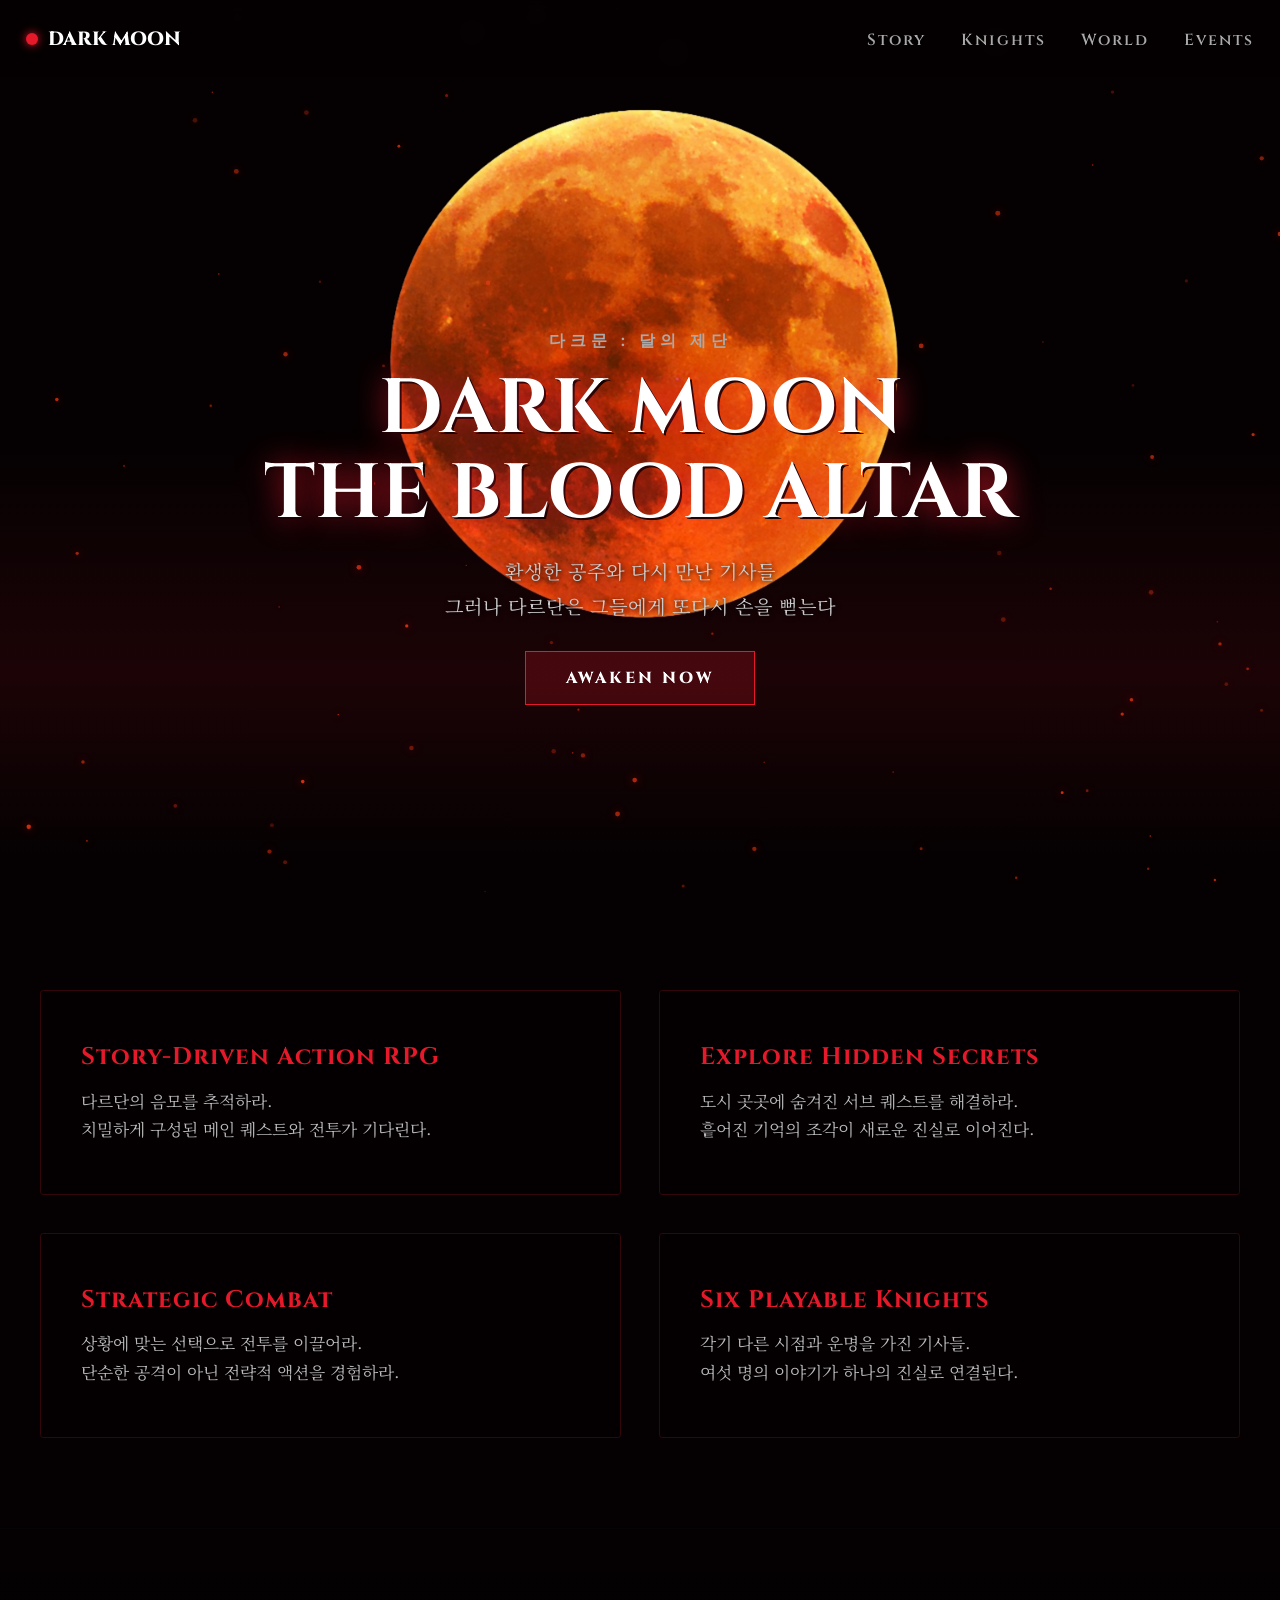
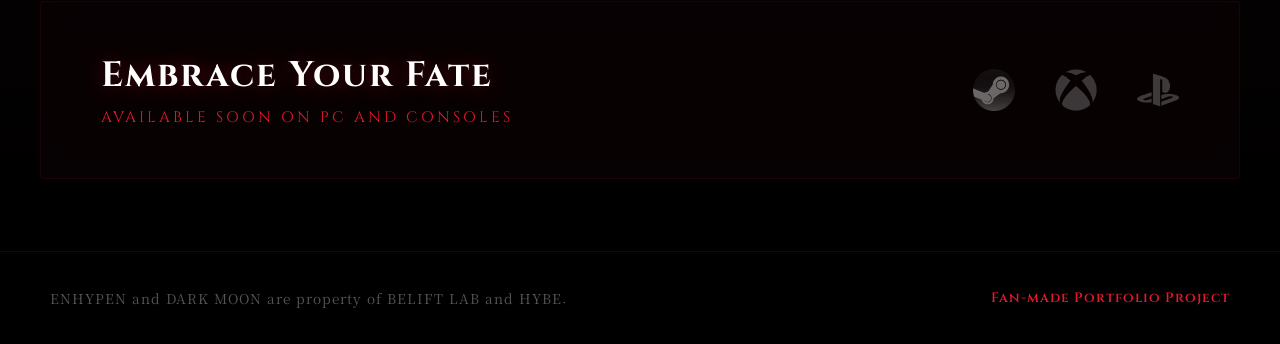
<file: index.html>
<!DOCTYPE html>
<html lang="ko">
<head>
  <meta charset="UTF-8">
  <meta name="viewport" content="width=device-width, initial-scale=1.0">
  <title>DARK MOON | Official Game Site</title>
  
  <!-- OpenGraph & Kakao Talk Share Meta Tags -->
  <meta property="og:title" content="DARK MOON | The Blood Altar">
  <meta property="og:description" content="환생한 공주와 다시 만난 기사들. 다르단의 음모를 추적하고 미스터리를 풀어라.">
  <meta property="og:image" content="https://strawberryfreckle.github.io/darkmoon.thebloodaltar/images/footer.jpg">
  <meta property="og:url" content="https://strawberryfreckle.github.io/darkmoon.thebloodaltar/">
  <meta property="og:type" content="website">
  <meta property="og:site_name" content="DARK MOON">
  
  <!-- Kakao Talk Specific -->
  <meta property="kakao:title" content="DARK MOON | The Blood Altar">
  <meta property="kakao:description" content="환생한 공주와 다시 만난 기사들. 다르단의 음모를 추적하고 미스터리를 풀어라.">
  <meta property="kakao:image" content="https://strawberryfreckle.github.io/darkmoon.thebloodaltar/images/footer.jpg">
  
  <!-- Twitter Card -->
  <meta name="twitter:card" content="summary_large_image">
  <meta name="twitter:title" content="DARK MOON | The Blood Altar">
  <meta name="twitter:description" content="환생한 공주와 다시 만난 기사들. 다르단의 음모를 추적하고 미스터리를 풀어라.">
  <meta name="twitter:image" content="https://strawberryfreckle.github.io/darkmoon.thebloodaltar/images/footer.jpg">
  
  <link rel="stylesheet" href="style.css">
  <link href="https://fonts.googleapis.com/css2?family=Cinzel:wght@600;800&family=Noto+Serif+KR:wght@400;700&display=swap" rel="stylesheet">
  <link rel="icon" type="image/png" href="images/favicon.png">
</head>
<body>

  <header class="site-header">
    <a class="brand" href="#hero">
      <span class="brand-mark"></span>
      DARK MOON
    </a>
<nav class="site-nav">
  <a href="story.html">Story</a> 
  <a href="knights.html">Knights</a>
  <a href="world.html">World</a>
  <a href="event.html">Events</a>
</nav>
  </header>

  <section id="hero" class="hero-section">
    <div class="moon-wrapper">
      <img src="images/moon.png" alt="Blood Moon" class="blood-moon">
    </div>
    
    <canvas id="ash-canvas"></canvas>
    
    <div class="fog-overlay"></div>

    <div class="hero-content">
      <p class="eyebrow">다크문 : 달의 제단</p>
      <h1 class="hero-title">DARK MOON<br>THE BLOOD ALTAR</h1>
      <p class="hero-copy">
        환생한 공주와 다시 만난 기사들<br>
        그러나 다르단은 그들에게 또다시 손을 뻗는다
      </p>
      <a class="button primary" href="#features">AWAKEN NOW</a>
    </div>
  </section>

  <section id="features" class="features-section">
    <div class="section-container">
      <div class="feature-grid">
        
        <article class="feature-card">
          <h3>Story-Driven Action RPG</h3>
          <p>다르단의 음모를 추적하라.<br>치밀하게 구성된 메인 퀘스트와 전투가 기다린다.</p>
        </article>

        <article class="feature-card">
          <h3>Explore Hidden Secrets</h3>
          <p>도시 곳곳에 숨겨진 서브 퀘스트를 해결하라.<br>흩어진 기억의 조각이 새로운 진실로 이어진다.</p>
        </article>

        <article class="feature-card">
          <h3>Strategic Combat</h3>
          <p>상황에 맞는 선택으로 전투를 이끌어라.<br>단순한 공격이 아닌 전략적 액션을 경험하라.</p>
        </article>

        <article class="feature-card">
          <h3>Six Playable Knights</h3>
          <p>각기 다른 시점과 운명을 가진 기사들.<br>여섯 명의 이야기가 하나의 진실로 연결된다.</p>
        </article>

      </div>
    </div>
  </section>

  <section id="game-info" class="game-info-section">
    <div class="info-container">
      <div class="info-text">
        <h2>Embrace Your Fate</h2>
        <p>Available Soon on PC and Consoles</p>
      </div>
      <div class="platform-icons">
        <img src="images/steam.png" alt="Steam">
        <img src="images/xbox.png" alt="Xbox">
        <img src="images/playstation.webp" alt="PlayStation">
      </div>
    </div>
  </section>

  <footer class="site-footer">
    <p class="footer-copy">ENHYPEN and DARK MOON are property of BELIFT LAB and HYBE.</p>
    <p class="footer-notice">Fan-made Portfolio Project</p>
  </footer>

  <script src="script.js"></script> 
</body>
</html>
</file>
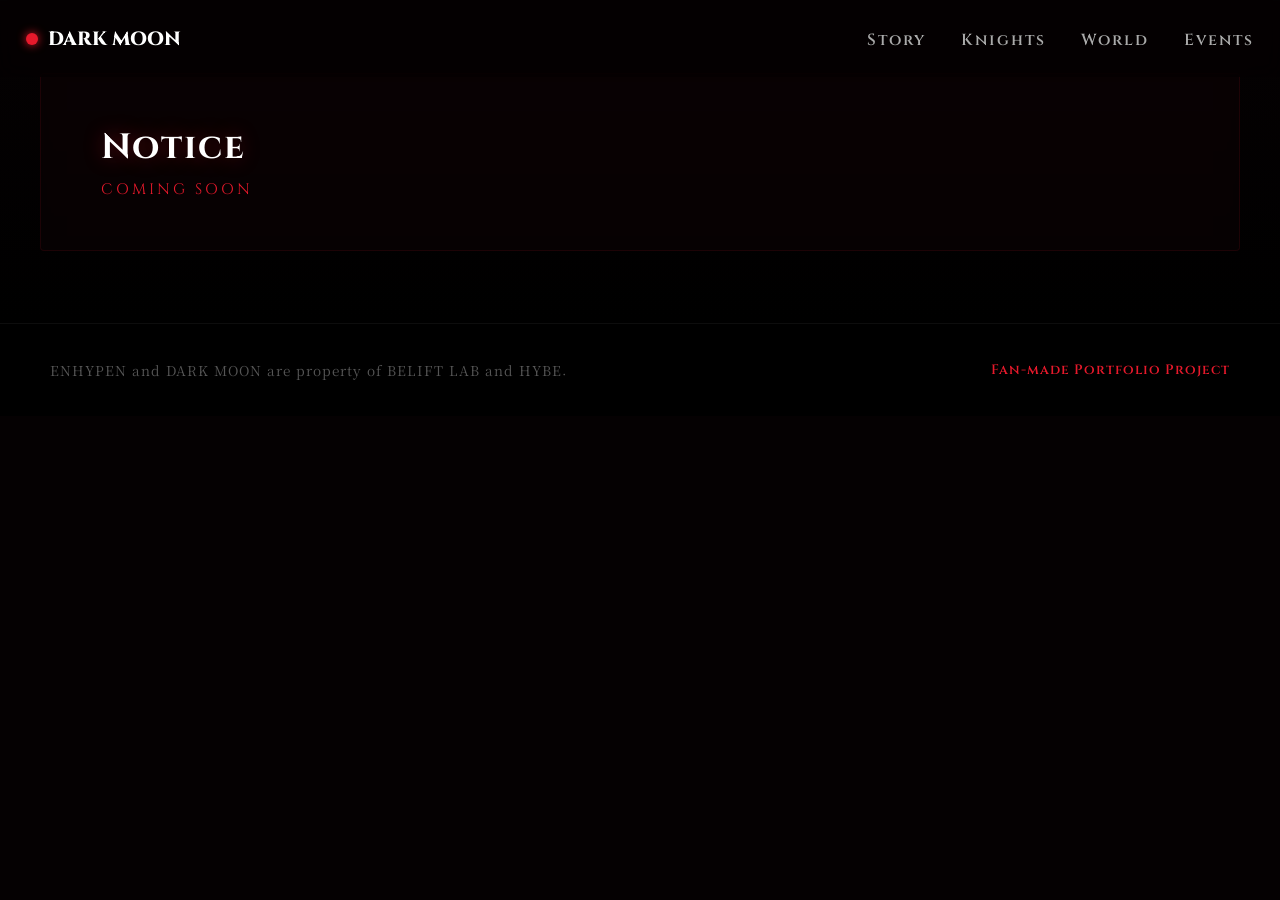
<file: event.html>
<!DOCTYPE html>
<html lang="ko">
<head>
  <meta charset="UTF-8">
  <meta name="viewport" content="width=device-width, initial-scale=1.0">
  <title>Events | DARK MOON</title>
  <link rel="stylesheet" href="style.css">
  <link href="https://fonts.googleapis.com/css2?family=Cinzel:wght@600;800&family=Noto+Serif+KR:wght@400;700&display=swap" rel="stylesheet">
  <link rel="icon" type="image/png" href="images/favicon.png">
</head>
<body>

  <header class="site-header">
    <a class="brand" href="index.html">
      <span class="brand-mark"></span>
      DARK MOON
    </a>
    <nav class="site-nav">
      <a href="story.html">Story</a>
      <a href="knights.html">Knights</a>
      <a href="world.html">World</a>
      <a href="event.html">Events</a>
    </nav>
  </header>

  <main>
    <section id="events" class="game-info-section">
      <div class="info-container">
        <div class="info-text">
          <h2>Notice</h2>
          <p>Coming Soon</p>
        </div>
      </div>
    </section>
  </main>

  <footer class="site-footer">
    <p class="footer-copy">ENHYPEN and DARK MOON are property of BELIFT LAB and HYBE.</p>
    <p class="footer-notice">Fan-made Portfolio Project</p>
  </footer>

  <script src="script.js"></script>
</body>
</html>
</file>
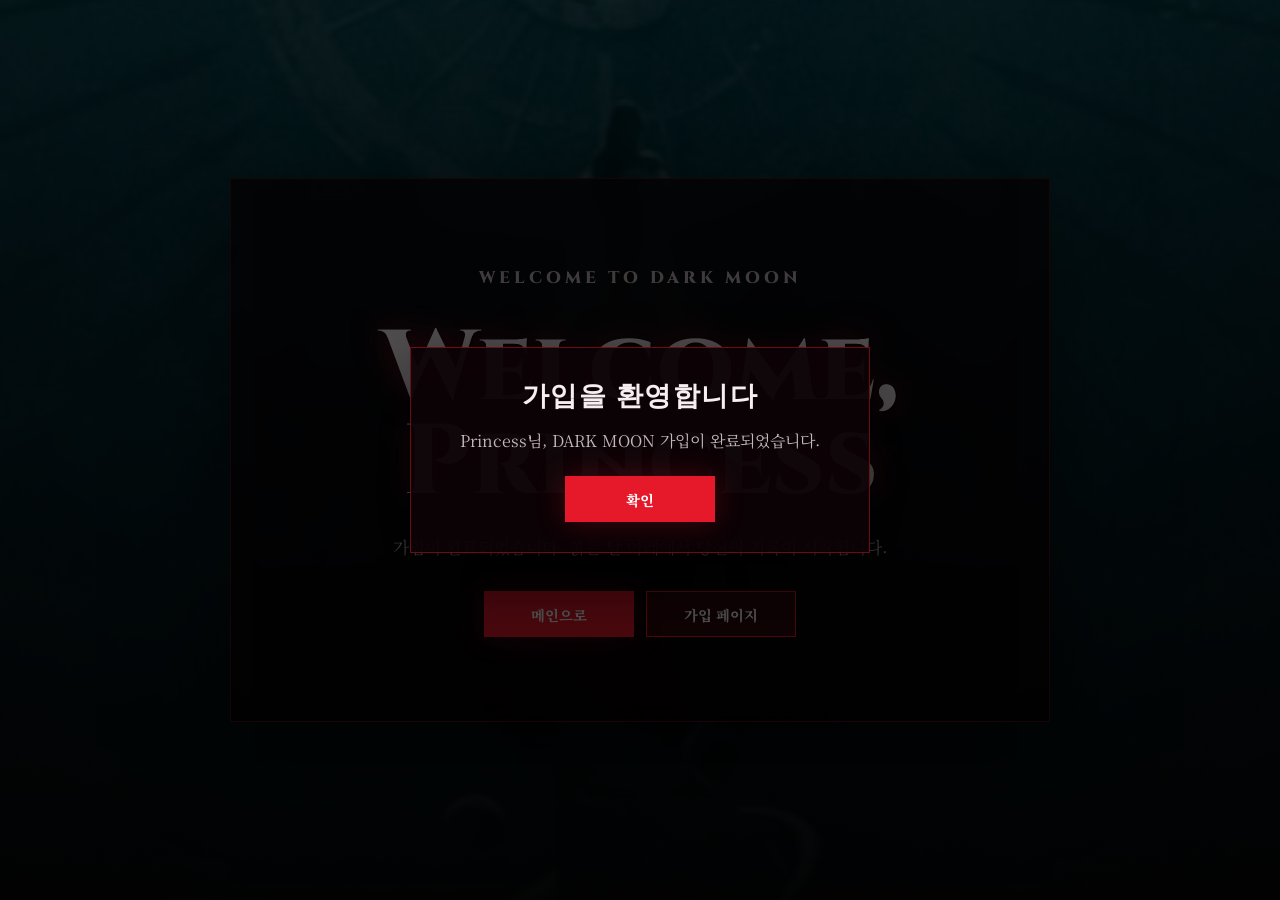
<file: princess-welcome.html>
<!DOCTYPE html>
<html lang="ko">
<head>
  <meta charset="UTF-8">
  <meta name="viewport" content="width=device-width, initial-scale=1.0">
  <title>DARK MOON | Welcome Princess</title>
  <link href="https://fonts.googleapis.com/css2?family=Cinzel:wght@600;800&family=Noto+Serif+KR:wght@400;600;700&display=swap" rel="stylesheet">
  <style>
    :root {
      --blood-red: #e6192b;
      --text: #f6eef1;
      --muted: #c5b8bc;
      --line: rgba(230, 25, 43, 0.3);
      --gold: #d8b56d;
    }

    * { box-sizing: border-box; }

    body {
      margin: 0;
      min-height: 100vh;
      color: var(--text);
      font-family: "Noto Serif KR", serif;
      background:
        linear-gradient(rgba(5, 1, 2, 0.56), rgba(5, 1, 2, 0.94)),
        url("images/princess.jpg") center / cover fixed no-repeat;
      display: grid;
      place-items: center;
      padding: 24px;
    }

    .welcome {
      width: min(820px, 100%);
      text-align: center;
      padding: clamp(46px, 8vw, 84px) clamp(22px, 5vw, 62px);
      border: 1px solid var(--line);
      background: rgba(8, 2, 5, 0.78);
      backdrop-filter: blur(14px);
      box-shadow: 0 28px 90px rgba(0, 0, 0, 0.55);
    }

    .eyebrow {
      margin: 0 0 12px;
      color: var(--gold);
      font: 800 0.88rem "Cinzel", serif;
      letter-spacing: 4px;
      text-transform: uppercase;
    }

    h1 {
      margin: 0 0 22px;
      font: 800 clamp(2.8rem, 8vw, 6.2rem) / 0.95 "Cinzel", serif;
      text-shadow: 0 0 32px rgba(230, 25, 43, 0.55), 2px 2px 0 #000;
    }

    .welcome p {
      margin: 0 auto 28px;
      max-width: 560px;
      color: var(--muted);
      line-height: 1.85;
      font-size: 1.05rem;
    }

    .button-row {
      display: flex;
      justify-content: center;
      gap: 12px;
      flex-wrap: wrap;
    }

    a,
    button {
      min-width: 150px;
      min-height: 46px;
      display: inline-flex;
      align-items: center;
      justify-content: center;
      border: 1px solid var(--blood-red);
      color: #fff;
      background: rgba(230, 25, 43, 0.18);
      text-decoration: none;
      font: 800 0.9rem "Noto Serif KR", serif;
      cursor: pointer;
    }

    .primary {
      background: var(--blood-red);
      box-shadow: 0 0 28px rgba(230, 25, 43, 0.25);
    }

    .modal {
      position: fixed;
      inset: 0;
      display: grid;
      place-items: center;
      padding: 20px;
      background: rgba(0, 0, 0, 0.68);
      opacity: 0;
      pointer-events: none;
      transition: opacity 0.25s ease;
    }

    .modal.show {
      opacity: 1;
      pointer-events: auto;
    }

    .modal-box {
      width: min(460px, 100%);
      border: 1px solid rgba(230, 25, 43, 0.45);
      background: rgba(12, 3, 6, 0.94);
      box-shadow: 0 26px 80px rgba(0, 0, 0, 0.6);
      padding: 30px;
      text-align: center;
    }

    .modal-box h2 {
      margin: 0 0 12px;
      font: 800 1.7rem "Cinzel", serif;
      letter-spacing: 1.5px;
    }

    .modal-box p {
      margin: 0 0 22px;
      color: var(--muted);
      line-height: 1.7;
    }
  </style>
</head>
<body>
  <main class="welcome">
    <p class="eyebrow">Welcome To Dark Moon</p>
    <h1 id="hero-title">Welcome,<br>Princess</h1>
    <p>가입이 완료되었습니다. 붉은 달 아래에서 당신의 기록이 시작됩니다.</p>
    <div class="button-row">
      <a class="primary" href="index.html">메인으로</a>
      <a href="princess.html">가입 페이지</a>
    </div>
  </main>

  <div class="modal" id="welcome-modal" role="dialog" aria-modal="true" aria-labelledby="modal-title">
    <div class="modal-box">
      <h2 id="modal-title">가입을 환영합니다</h2>
      <p id="modal-copy">DARK MOON 계정 등록이 완료되었습니다.</p>
      <button class="primary" id="close-modal" type="button">확인</button>
    </div>
  </div>

  <script>
    const params = new URLSearchParams(window.location.search);
    const username = params.get("username") || sessionStorage.getItem("princessUsername") || "Princess";
    const modal = document.getElementById("welcome-modal");

    document.getElementById("hero-title").innerHTML = `Welcome,<br>${escapeHtml(username)}`;
    document.getElementById("modal-copy").textContent = `${username}님, DARK MOON 가입이 완료되었습니다.`;

    function escapeHtml(value) {
      return value.replace(/[&<>"']/g, (char) => ({
        "&": "&amp;",
        "<": "&lt;",
        ">": "&gt;",
        "\"": "&quot;",
        "'": "&#039;"
      }[char]));
    }

    window.addEventListener("load", () => {
      modal.classList.add("show");
    });

    document.getElementById("close-modal").addEventListener("click", () => {
      modal.classList.remove("show");
    });
  </script>
</body>
</html>
</file>
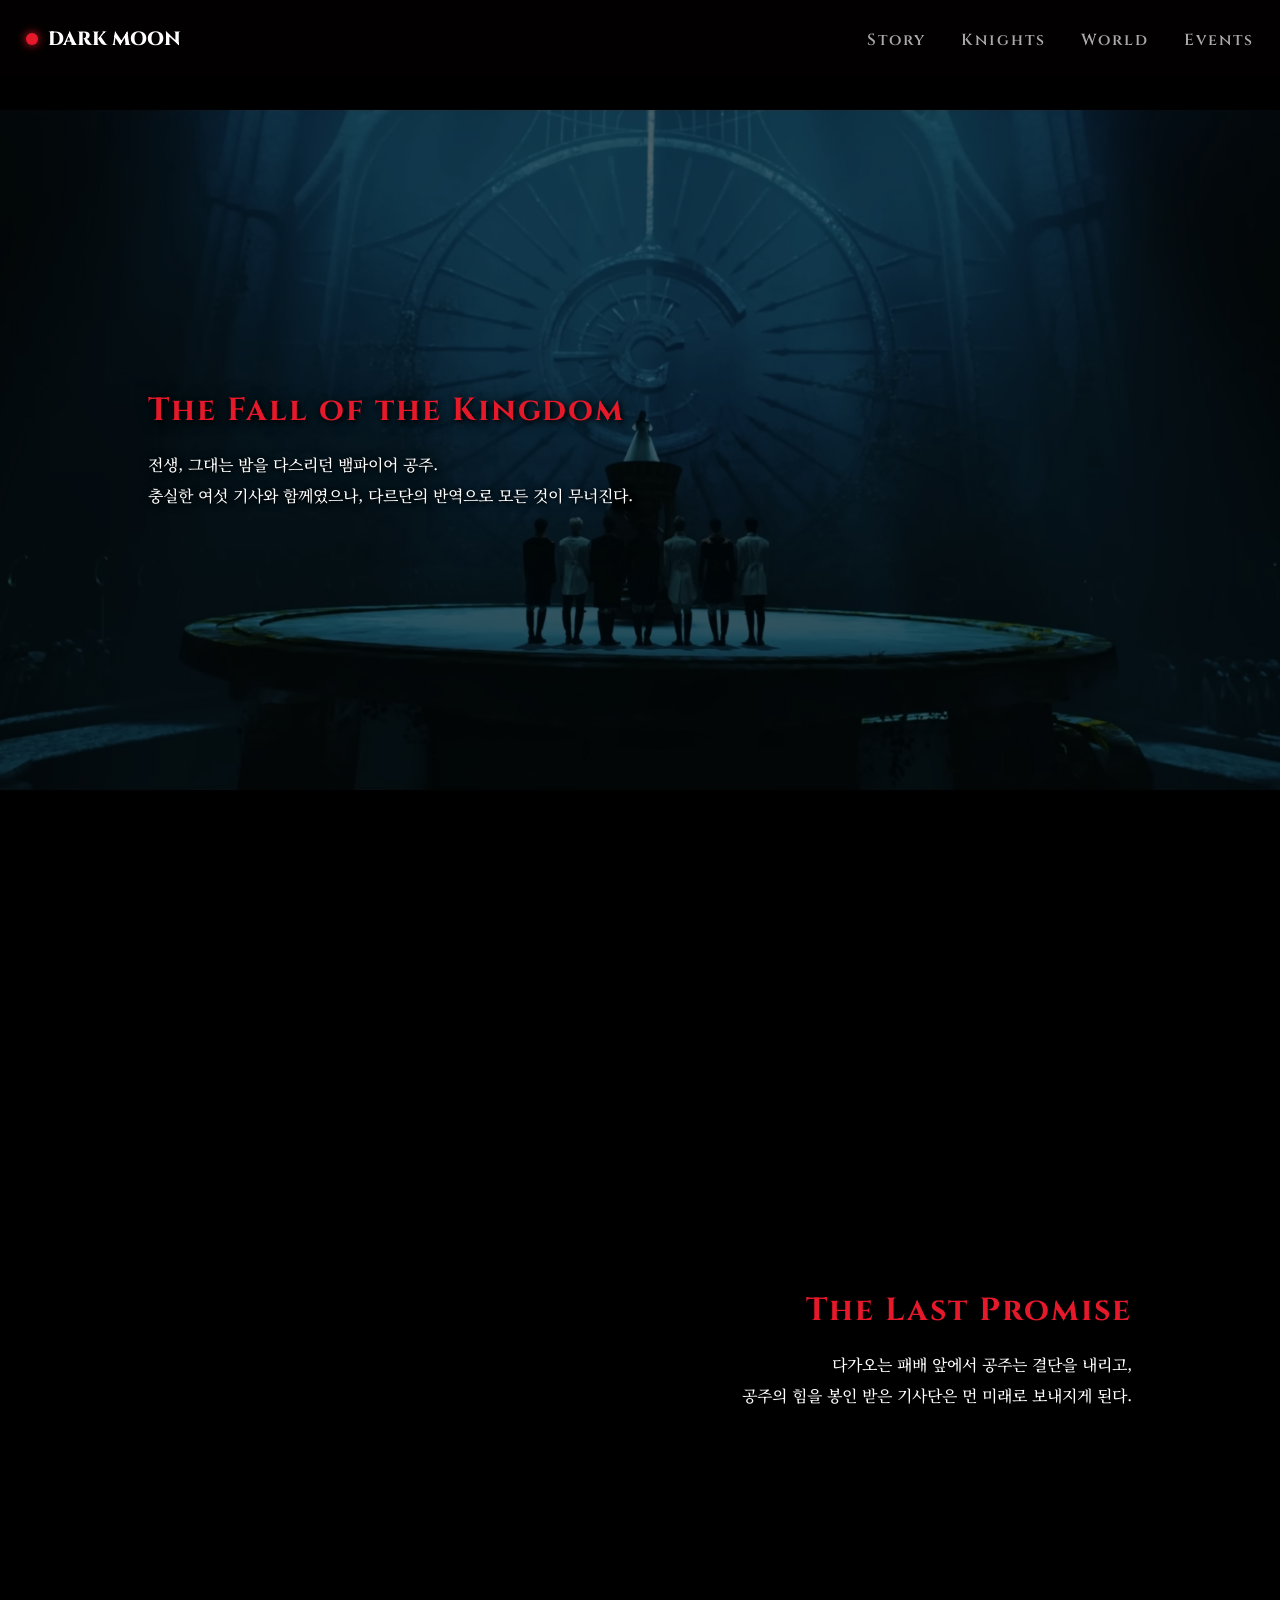
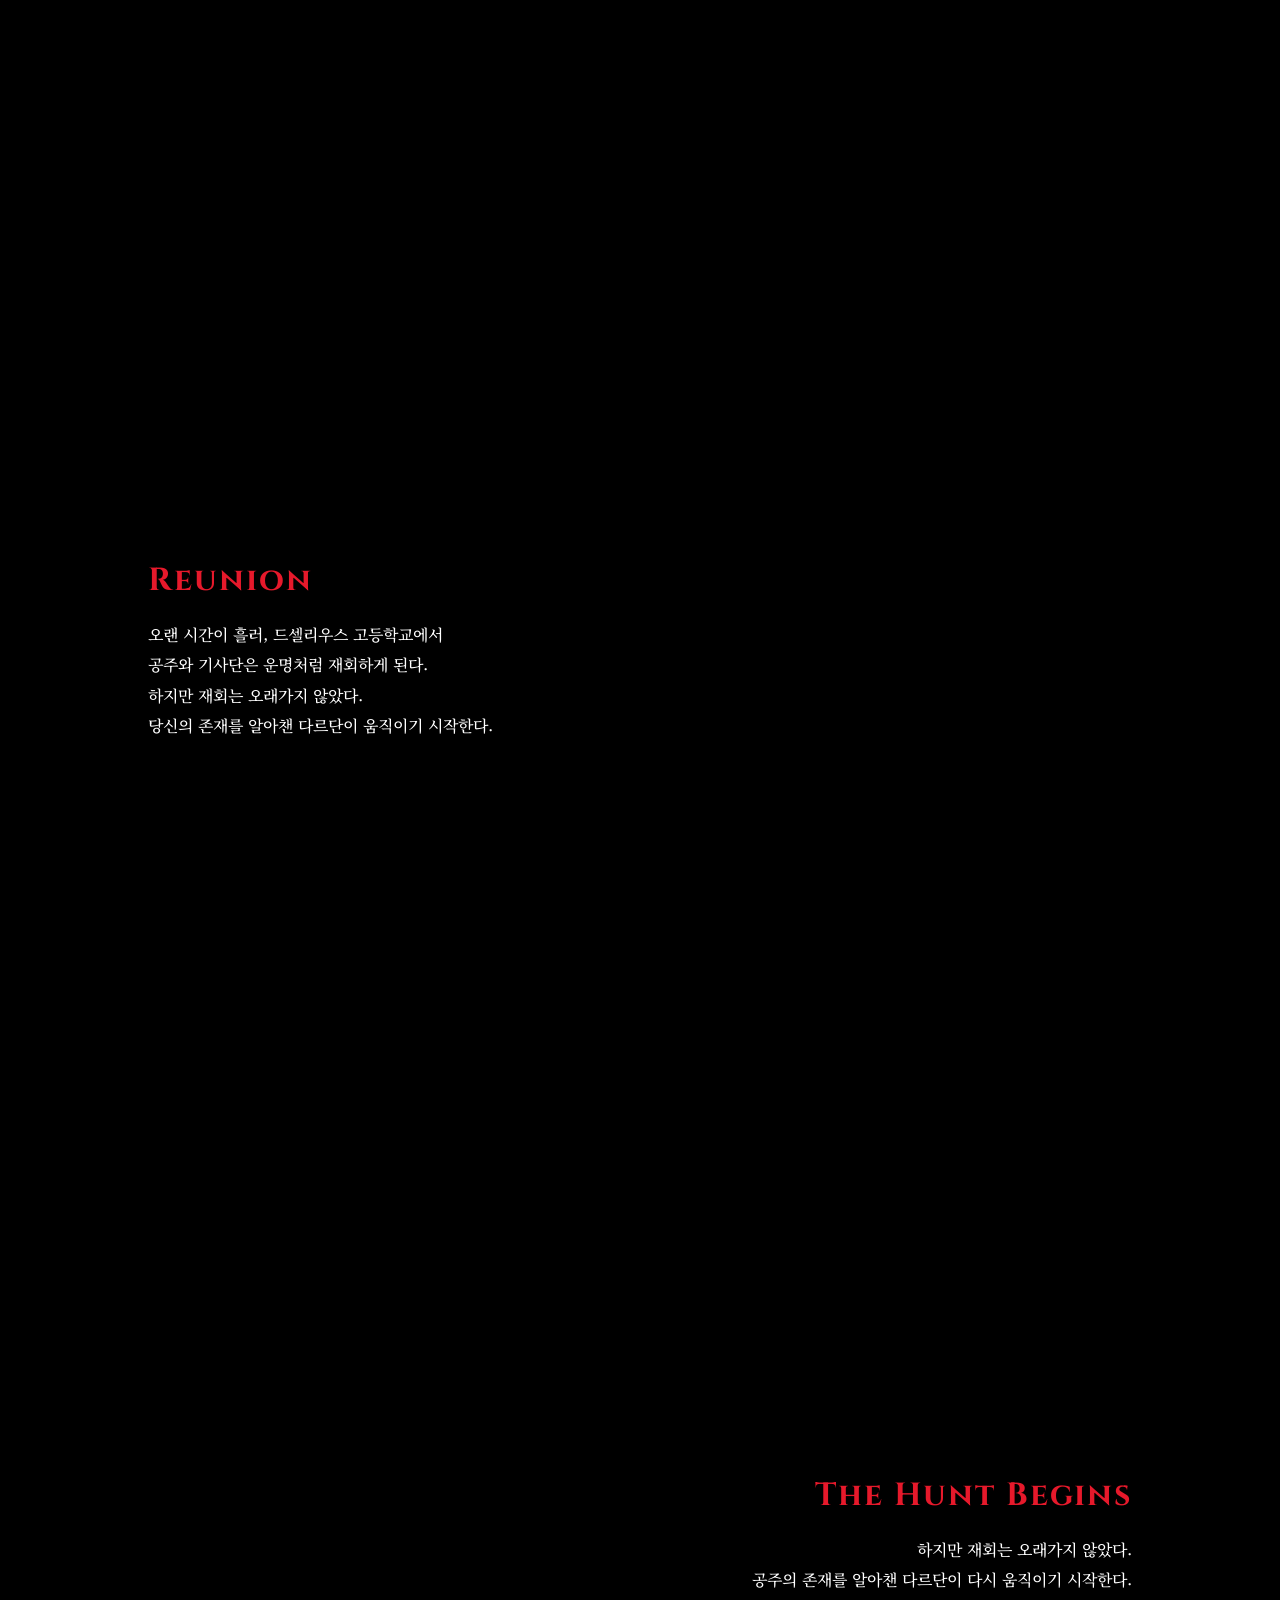
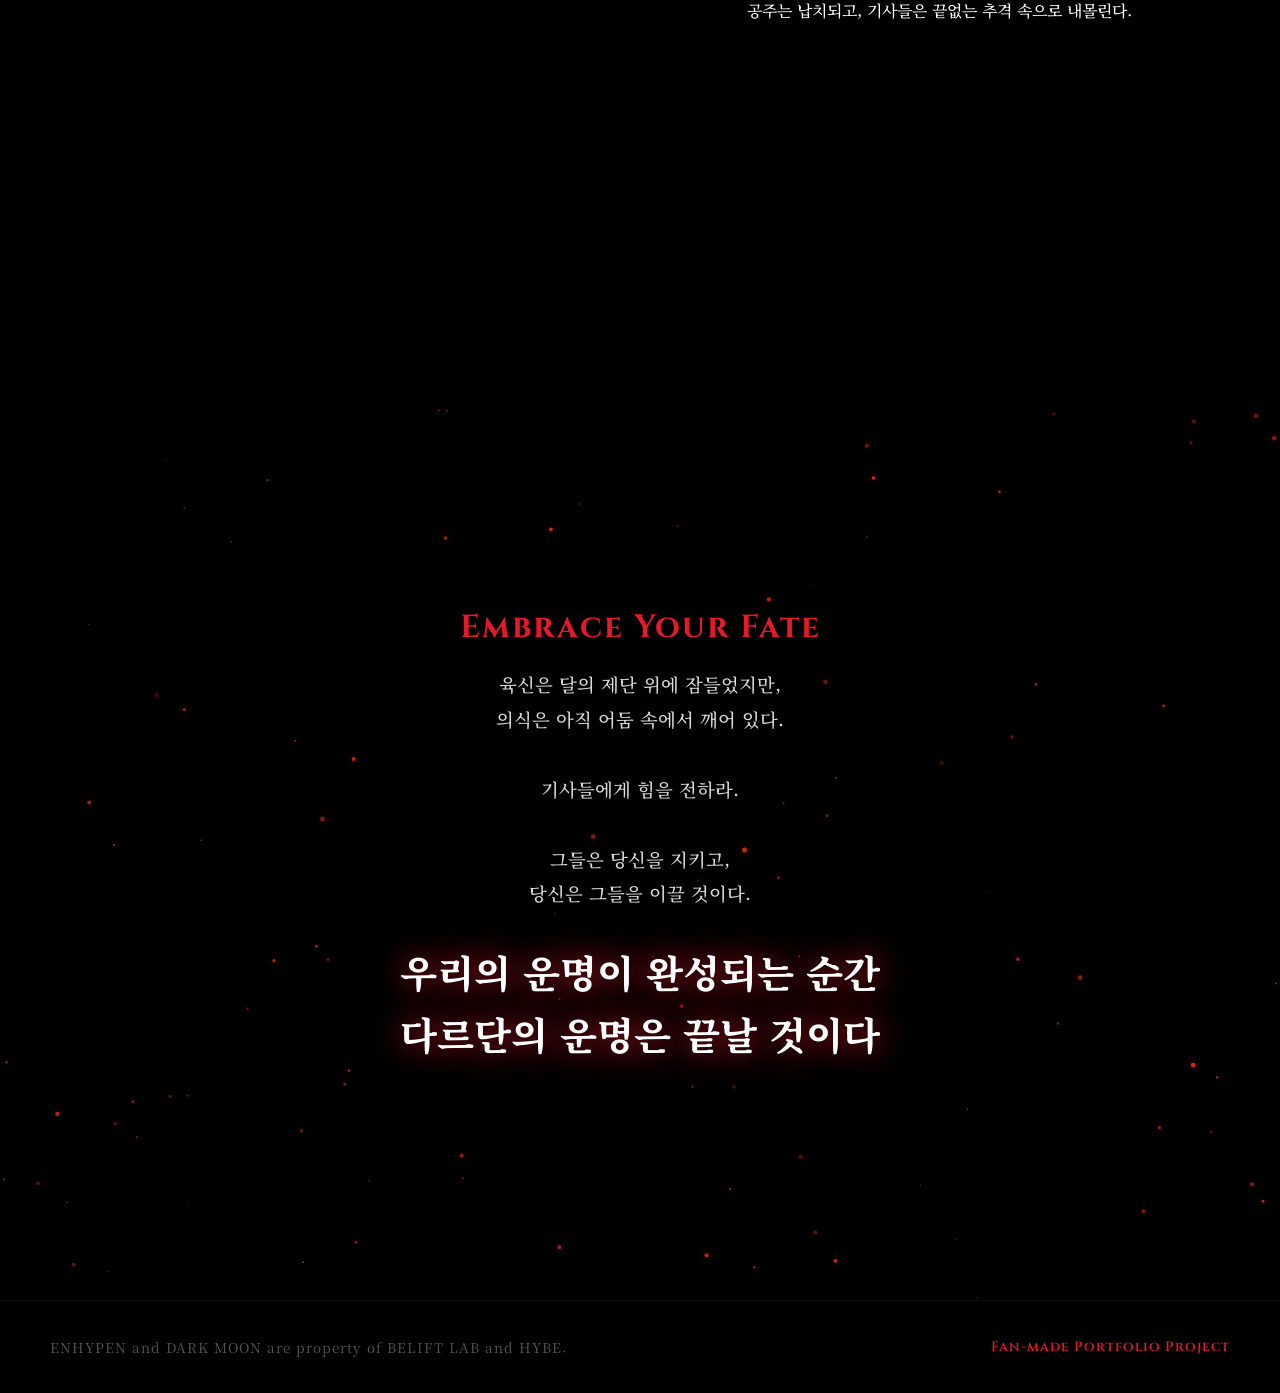
<file: story.html>
<!DOCTYPE html>
<html lang="ko">
<head>
  <meta charset="UTF-8">
  <meta name="viewport" content="width=device-width, initial-scale=1.0">
  <title>Story | DARK MOON</title>
  
  <!-- ★ CSS 연결 필수 코드 ★ -->
  <link rel="stylesheet" href="style.css">
<link href="https://fonts.googleapis.com/css2?family=Cinzel:wght@600;800&family=Noto+Serif+KR:wght@400;700&display=swap" rel="stylesheet">
<link rel="icon" type="image/png" href="images/favicon.png">
</head>
<body>

  <!-- 메인 헤더 (로고 및 네비게이션) -->
  <header class="site-header">
    <a class="brand" href="index.html">
      <span class="brand-mark"></span>
      DARK MOON
    </a>
<nav class="site-nav">
  <a href="story.html">Story</a> 
  <a href="knights.html">Knights</a>
  <a href="world.html">World</a>
  <a href="event.html">Events</a>
</nav>
  </header>

  <!-- 메인 콘텐츠: Story 섹션 -->
  <main>
    <section id="story" class="story-section">
      
      <!-- Scene 1: 좌측 -->
      <article class="story-scene left" style="background-image: url('images/story01.jpg');">
        <div class="story-text">
          <h3>The Fall of the Kingdom</h3>
          <p>전생, 그대는 밤을 다스리던 뱀파이어 공주.<br>충실한 여섯 기사와 함께였으나, 다르단의 반역으로 모든 것이 무너진다.</p>
        </div>
      </article>

      <!-- Scene 2: 우측 -->
      <article class="story-scene right" style="background-image: url('images/story02.jpg');">
        <div class="story-text">
          <h3>The Last Promise</h3>
          <p>다가오는 패배 앞에서 공주는 결단을 내리고,<br>공주의 힘을 봉인 받은 기사단은 먼 미래로 보내지게 된다.</p>
        </div>
      </article>

      <!-- Scene 3: 좌측 -->
      <article class="story-scene left" style="background-image: url('images/story03.jpg');">
        <div class="story-text">
          <h3>Reunion</h3>
          <p>오랜 시간이 흘러, 드셀리우스 고등학교에서 <br> 공주와 기사단은 운명처럼 재회하게 된다.
            <br>하지만 재회는 오래가지 않았다. <br> 당신의 존재를 알아챈 다르단이 움직이기 시작한다.</p>
          </p>
        </div>
      </article>

      <!-- Scene 4: 우측 -->
      <article class="story-scene right scene-4" style="background-image: url('images/story04.jpg');">
        <div class="story-text">
          <h3>The Hunt Begins</h3>
          <p>하지만 재회는 오래가지 않았다.<br>공주의 존재를 알아챈 다르단이 다시 움직이기 시작한다.<br>공주는 납치되고, 기사들은 끝없는 추격 속으로 내몰린다.</p>
        </div>
      </article>

      <!-- Scene 5: 정중앙 (클라이맥스/미션) -->
 <article class="story-scene center finale" >
        <canvas id="ash-canvas" style="position:absolute; inset:0; z-index:0; pointer-events:none;"></canvas>
        
        <div class="story-text mission-text" style="z-index:2;">
          <h3>Embrace Your Fate</h3>
          
          <p>
            육신은 달의 제단 위에 잠들었지만,<br>
            의식은 아직 어둠 속에서 깨어 있다.<br><br>
            기사들에게 힘을 전하라.<br><br>
            그들은 당신을 지키고,<br>
            당신은 그들을 이끌 것이다.
          </p>
          
          <p class="final-copy">
            우리의 운명이 완성되는 순간<br>
            다르단의 운명은 끝날 것이다
          </p>
        </div>
      </article>

    </section>
  </main>

  <!-- 사이트 푸터 -->
  <footer class="site-footer">
    <p class="footer-copy">ENHYPEN and DARK MOON are property of BELIFT LAB and HYBE.</p>
    <p class="footer-notice">Fan-made Portfolio Project</p>
  </footer>

  <!-- 자바스크립트 연결 -->
  <script src="script.js"></script> 
</body>
</html>
</file>
<file: style.css>
/* 기본 리셋 및 폰트 설정 */
:root {
  --blood-red: #e6192b;
  --bg-dark: #050102;
  --text-light: #f0e6e8;
}

/* 1. 전체 화면 기본 커서 변경 */
/* 1. 전체 화면 기본 커서 변경 */
html, body {
  cursor: url('images/cursor.png') 16 0, auto !important; 
}

/* 2. 호버 시 마우스 커서 변경 (클릭 가능한 모든 요소) */
a, button, .knight-card, .close-modal-btn, .platform-icons img, .feature-card {
  cursor: url('images/cursor_hover.png') 16 0, pointer !important;
}

* { margin: 0; padding: 0; box-sizing: border-box; }
html { scroll-behavior: smooth; background: var(--bg-dark); color: var(--text-light); }
body { font-family: 'Noto Serif KR', serif; overflow-x: hidden; }

h1, h2, h3, .eyebrow, .brand { font-family: 'Cinzel', serif; }

/* 헤더 스타일 */
.site-header {
  position: fixed; top: 0; left: 0; width: 100%; z-index: 100;
  display: flex; justify-content: space-between; align-items: center;
  padding: clamp(12px, 2vw, 50px); background: rgba(5, 1, 2, 0.7); backdrop-filter: blur(10px);
}
.brand { font-size: clamp(1rem, 2vw, 1.2rem); font-weight: 800; color: #fff; text-decoration: none; display: flex; align-items: center; gap: clamp(6px, 1vw, 10px); }
.brand-mark { width: clamp(8px, 1.5vw, 12px); height: clamp(8px, 1.5vw, 12px); background: var(--blood-red); border-radius: 50%; box-shadow: 0 0 10px var(--blood-red); }
.site-nav a { color: #aaa; text-decoration: none; margin-left: clamp(12px, 3vw, 30px); font-weight: 600; font-family: 'Cinzel', serif; letter-spacing: clamp(0.5px, 0.3vw, 2px); transition: color 0.3s; }
.site-nav a:hover { color: #fff; }

/* === 1. 히어로 섹션 === */
.hero-section {
  position: relative; height: 100vh;
  display: flex; flex-direction: column; justify-content: center; align-items: center; text-align: center;
  overflow: hidden;
}

/* 붉은 달과 심장박동 & 스크린 블렌드 모드 마법 */
.moon-wrapper {
  position: absolute; top: 40%; left: 50%; transform: translate(-50%, -50%);
  width: clamp(200px, 70vw, 800px); /* 달 크기 (조절 가능) */
  z-index: 1;
}
.blood-moon {
  width: 100%; height: auto;
  mix-blend-mode: screen; /* 까만 배경을 투명하게 날려버리는 마법의 코드 */
  animation: pulseMoon 4s infinite alternate ease-in-out;
}
@keyframes pulseMoon {
  0% { transform: scale(1); filter: drop-shadow(0 0 20px rgba(230, 25, 43, 0.3)); opacity: 0.8; }
  100% { transform: scale(1.05); filter: drop-shadow(0 0 60px rgba(230, 25, 43, 0.8)); opacity: 1; }
}

/* 안개 효과 (CSS 그라데이션 활용) */
.fog-overlay {
  position: absolute; bottom: 0; left: 0; width: 100%; height: 50%;
  background: linear-gradient(to top, #050102 10%, rgba(230,25,43,0.1) 50%, transparent 100%);
  z-index: 2;
}

#ash-canvas { position: absolute; inset: 0; z-index: 3; pointer-events: none; }

/* 타이틀 텍스트 (달 위에 얹어짐) */
.hero-content { position: relative; z-index: 10; margin-top: 15vh; }
.eyebrow { color: #aaa; letter-spacing: clamp(2px, 0.5vw, 5px); margin-bottom: clamp(10px, 2vh, 15px); font-weight: 800; }
.hero-title { font-size: clamp(2rem, 6vw, 5rem); color: #fff; line-height: 1.1; margin-bottom: clamp(15px, 2vh, 20px); text-shadow: 0 0 30px rgba(230,25,43,0.8), 2px 2px 0 #000; }
.hero-copy { font-size: clamp(0.9rem, 2vw, 1.2rem); color: #ccc; line-height: 1.8; margin-bottom: clamp(25px, 3vh, 40px); text-shadow: 1px 1px 5px #000; }

.button {
  display: inline-block; padding: clamp(10px, 2vh, 15px) clamp(25px, 4vw, 40px); border: 1px solid var(--blood-red);
  color: #fff; text-decoration: none; font-family: 'Cinzel', serif; font-weight: 800; letter-spacing: clamp(1px, 0.3vw, 3px);
  background: rgba(230, 25, 43, 0.2); transition: 0.3s;
}
.button:hover { background: var(--blood-red); box-shadow: 0 0 30px rgba(230, 25, 43, 0.6); }

/* === 2. 게임 특징 (Features) 섹션 === */
.features-section {
  position: relative; padding: clamp(60px, 10vh, 120px) clamp(15px, 2vw, 20px); background: #050102; z-index: 10;
}
.section-container { max-width: 1200px; margin: 0 auto; }
.feature-grid { display: grid; grid-template-columns: repeat(2, 1fr); gap: clamp(20px, 3vw, 40px); }

/* === 2. 게임 특징 (Features) 섹션 카드 수정 === */
.feature-card {
  position: relative;
  overflow: hidden; /* 카드를 벗어나는 배경이나 효과를 잘라냄 */
  padding: clamp(30px, 5vw, 50px) clamp(25px, 4vw, 40px);
  border: 1px solid rgba(230, 25, 43, 0.2);
  text-align: left;
  border-radius: 4px;
  background-color: #050102; /* 기본 까만 배경 */
  background-size: cover;
  background-position: center;
  transition: border-color 0.4s ease, transform 0.4s ease;
  cursor: pointer;
}

/* 카드 위에 깔리는 까만 장막 (마우스를 올리면 투명해짐) */
.feature-card::before {
  content: "";
  position: absolute;
  inset: 0;
  background: rgba(5, 1, 2, 0.95); /* 평소엔 사진이 거의 안 보일 정도로 까맣게 */
  transition: background 0.5s ease;
  z-index: 1;
}

/* 카드에 마우스를 올렸을 때 */
.feature-card:hover {
  transform: translateY(-10px);
  border-color: var(--blood-red);
  box-shadow: 0 10px 30px rgba(230, 25, 43, 0.15);
}

/* 마우스를 올리면 까만 장막이 옅어지며 붉은 핏빛 톤이 살짝 돕니다 */
.feature-card:hover::before {
  background: rgba(20, 5, 8, 0.4); 
}

/* 글자는 장막보다 위에 있어야 하므로 z-index 설정 */
.feature-card h3, .feature-card p {
  position: relative;
  z-index: 2;
  transition: transform 0.4s ease, text-shadow 0.4s ease;
}

.feature-card h3 {
  color: var(--blood-red);
  font-size: clamp(1.2rem, 2vw, 1.5rem);
  margin-bottom: clamp(10px, 1.5vh, 15px);
  letter-spacing: clamp(0.5px, 0.2vw, 1px);
}

.feature-card p {
  color: #bbb;
  line-height: 1.7;
  font-size: clamp(0.9rem, 1.5vw, 1.05rem);
}

/* 호버 시 글자 효과: 살짝 떠오르며 붉은빛 그림자 발생 */
.feature-card:hover h3 {
  transform: translateY(-5px);
  text-shadow: 0 0 15px rgba(230, 25, 43, 0.8);
}
.feature-card:hover p {
  transform: translateY(-5px);
  color: #fff;
}
/* === 3. 플랫폼 소개 (Game Info) 섹션 === */
.game-info-section {
  position: relative;
  padding: clamp(50px, 8vh, 100px) clamp(15px, 2vw, 20px);
  background: linear-gradient(to bottom, #050102, #000000);
  display: flex;
  justify-content: center;
  align-items: center;
  z-index: 10;
  border-top: 1px solid rgba(255, 255, 255, 0.02);
}

.info-container {
  width: 100%;
  max-width: 1200px;
  display: flex;
  justify-content: space-between;
  align-items: center;
  background: rgba(20, 5, 8, 0.3);
  border: 1px solid rgba(230, 25, 43, 0.1);
  backdrop-filter: blur(10px);
  padding: clamp(30px, 5vw, 50px) clamp(30px, 6vw, 60px);
  border-radius: 4px;
}

.info-text {text-align: left;}
.info-text h2 {
  font-size: clamp(1.5rem, 3vw, 2.2rem);
  color: #fff;
  letter-spacing: clamp(1px, 0.3vw, 2px);
  margin-bottom: clamp(6px, 1vh, 8px);
  text-shadow: 0 0 20px rgba(230, 25, 43, 0.4);
}
.info-text p {
  font-family: 'Cinzel', serif;
  color: var(--blood-red);
  font-size: 0.95rem;
  letter-spacing: 3px;
  text-transform: uppercase;
}

/* 플랫폼 아이콘 레이아웃 및 호버 효과 */
.platform-icons {
  display: flex;
  gap: clamp(20px, 4vw, 40px);
  align-items: center;
}
.platform-icons img {
  height: clamp(30px, 5vh, 42px);
  width: auto;
  object-fit: contain;
  opacity: 0.4;
  filter: grayscale(100%) brightness(1.5);
  transition: opacity 0.4s ease, transform 0.4s ease, filter 0.4s ease;
  cursor: pointer;
}
/* 마우스를 올리면 본래 색상과 밝기가 복구되며 위로 살짝 들림 */
.platform-icons img:hover {
  opacity: 1;
  filter: grayscale(0%) brightness(1);
  transform: translateY(-6px);
}

/* === 4. 사이트 푸터 (Footer) === */
.site-footer {
  background: #000000;
  padding: clamp(25px, 4vh, 40px) clamp(30px, 5vw, 50px);
  display: flex;
  justify-content: space-between;
  align-items: center;
  border-top: 1px solid rgba(255, 255, 255, 0.05);
  position: relative;
  z-index: 10;
}
.site-footer p {
  font-size: 0.85rem;
  letter-spacing: 1px;
}
.footer-copy {
  color: #555;
}
.footer-notice {
  font-family: 'Cinzel', serif;
  color: var(--blood-red);
  font-weight: 600;
  letter-spacing: 2px;
}

/* 📱 반응형 웹 디자인 (화면이 작아질 때 세로 배치) */
@media (max-width: 900px) {
  .info-container {
    flex-direction: column;
    text-align: center;
    gap: 40px;
    padding: 40px 30px;
  }
  .info-text {
    text-align: center;
  }
  .info-text h2 {
    font-size: 1.8rem;
  }
  .platform-icons {
    gap: 30px;
  }
  .site-footer {
    flex-direction: column;
    gap: 15px;
    text-align: center;
  }
}

/* === Story 섹션 기본 스타일 === */
.story-section {
  width: 100%;
  background-color: #000;
}

/* 각 씬 화면에 꽉 차게 & 패럴랙스 배경 */
.story-scene {
  position: relative;
  width: 100%;
  height: 100vh;
  display: flex;
  align-items: center;
  padding: 0 10%;
  background-size: cover;
  background-position: center;
  background-attachment: fixed;
}

/* 어두운 장막 */
.story-scene::before {
  content: "";
  position: absolute;
  inset: 0;
  background: rgba(0, 0, 0, 0.6);
  z-index: 1;
}


/* 텍스트 박스 (배경과 테두리 제거) */
.story-text {
  position: relative;
  z-index: 2;
  max-width: 600px;
  /* 기존에 있던 background, backdrop-filter, border, padding 등은 지우고 여백만 살짝 줍니다 */
  padding: 0 clamp(15px, 3vw, 20px);
}

.story-text h3 {
  font-size: clamp(1.3rem, 3vw, 2rem); /* 타이틀을 조금 더 키웠습니다 */
  color: var(--blood-red);
  margin-bottom: clamp(12px, 2vh, 20px);
  letter-spacing: clamp(0.5px, 0.3vw, 2px);
  /* 글자 뒤에 진한 검은색 그림자를 두 겹으로 깔아서 형태를 뚜렷하게 잡음 */
  text-shadow: 2px 2px 5px rgba(0, 0, 0, 1), 0 0 15px rgba(0, 0, 0, 0.8);
}

.story-text p {
  font-size: clamp(0.85rem, 1.5vw, 1rem);
  color: #fff; /* 기존 #ddd보다 훨씬 밝은 완전한 흰색으로 변경 */
  font-weight: 500; /* 폰트를 살짝 더 도톰하게 */
  line-height: 1.9;
  /* 본문에도 그림자를 넣어 밝은 배경 사진 위에서도 글자가 안 묻히게 처리 */
  text-shadow: 1px 1px 4px rgba(0, 0, 0, 1), 0 0 10px rgba(0, 0, 0, 0.7);
}

/* 지그재그 배치 설정 */
.story-scene.left { justify-content: flex-start; }
.story-scene.right { justify-content: flex-end; }
.story-scene.right .story-text { 
  border-left: none; 
  text-align: right; 
}
.story-scene.center { justify-content: center; }

/* === 마지막 Scene 5 클라이맥스 강조 스타일 === */
.story-scene.center .mission-text {
  border: none; /* 중앙은 선을 없애고 글자 자체에 집중 */
  background: transparent; /* 배경 장막도 없애서 투명하게 */
  text-align: center;
}

/* 마지막 씬의 다른 챕터와 동일한 일반 문장 */
.story-scene.center .mission-text p {
  font-size: 1.15rem;
  color: #ddd;
  line-height: 1.9;
  margin-bottom: 30px; /* 마지막 강조 문장과의 간격 */
}

/* 마지막 두 줄 강력한 강조 */
.final-copy {
  font-size: clamp(1.8rem, 3vw, 2.5rem) !important; /* 글씨 확 키우기 */
  color: #fff !important;
  font-family: 'Noto Serif KR', serif;
  font-weight: 700;
  line-height: 1.6 !important;
  text-shadow: 0 0 30px rgba(230, 25, 43, 0.9), 2px 2px 4px #000;
}
/* 마지막 두 줄 강력한 강조 (붉은빛 복구!) */
.story-text p.final-copy {
  font-size: clamp(1.8rem, 3vw, 2.5rem) !important;
  color: #fff !important;
  font-family: 'Noto Serif KR', serif !important;
  font-weight: 800 !important;
  line-height: 1.6 !important;
  text-shadow: 0 0 30px rgba(230, 25, 43, 1), 3px 3px 5px #000 !important;
}
/* === 마지막 Scene 5 심연 그라데이션 효과 === */
/* 마지막 씬 텍스트가 스르륵 떠오르는 애니메이션 */
.story-scene.finale .mission-text {
  animation: fadeUp 2s ease-out forwards;
}

@keyframes fadeUp {
  0% { opacity: 0; transform: translateY(100px); }
  100% { opacity: 1; transform: translateY(0); }
}

.story-scene.finale::before {
  /* 기존에 깔려있던 전체 까만 장막은 제거 (그라데이션 빛을 살리기 위함) */
  display: none; 
}
/* === Scene 4에서 Scene 5(엔딩)로 넘어가는 심연 그라데이션 브릿지 === */
.story-scene.scene-4::after {
  content: "";
  position: absolute;
  bottom: 0;
  left: 0;
  width: 100%;
  height: 40vh; /* 화면 아래쪽 40% 영역을 덮음 */
  background: linear-gradient(to bottom, transparent 0%, #000000 100%);
  z-index: 1;
  pointer-events: none;
}
/* === Knights Section === */
.knights-page { background: var(--bg-dark); }

.knights-section {
  padding: clamp(60px, 10vh, 120px) 5%;
  min-height: 100vh;
  display: flex;
  flex-direction: column;
  align-items: center;
}

.knights-header {
  text-align: center;
  margin-bottom: clamp(40px, 6vh, 60px);
}

.knights-header h2 {
  font-size: clamp(1.8rem, 4vw, 3rem);
  color: var(--blood-red);
  letter-spacing: clamp(2px, 0.5vw, 5px);
  text-shadow: 0 0 20px rgba(230, 25, 43, 0.5);
  margin-bottom: clamp(8px, 1.5vh, 10px);
}

.knights-header p {
  color: #aaa;
  letter-spacing: clamp(0.5px, 0.3vw, 2px);
  font-size: clamp(0.9rem, 2vw, 1.1rem);
}

/* 6인 바둑판 그리드 (3x2) */
/* === 세로형 책갈피 (아코디언) 레이아웃 === */
.knights-accordion {
  display: flex;
  width: 100%;
  max-width: 1200px;
  height: 65vh; /* 세로로 아주 길게 뻗은 느낌 */
  min-height: clamp(300px, 60vh, 450px);
  gap: clamp(6px, 1vw, 10px); /* 카드 사이의 틈 */
  margin: 0 auto;
}

.knight-card {
  position: relative;
  flex: 1; /* 평소에는 좁은 면적만 차지 */
  background-size: cover;
  background-position: center 20%; /* 얼굴/눈 쪽이 잘 보이도록 초점 조절 (수치 조절 가능) */
  border: 1px solid rgba(255, 255, 255, 0.05);
  border-radius: 4px;
  cursor: pointer;
  overflow: hidden;
  /* 부드럽게 넓어지는 애니메이션 */
  transition: all 0.6s cubic-bezier(0.25, 1, 0.5, 1);
  filter: grayscale(70%) brightness(0.4); /* 어둠 속에 숨겨진 느낌 */
}

/* 마우스를 올렸을 때의 변화 */
.knight-card:hover {
  flex: 3; /* 너비가 3배로 스르륵 넓어짐! */
  filter: grayscale(0%) brightness(1.1); /* 본래 색과 밝기 회복 */
  border-color: var(--blood-red);
  box-shadow: 0 0 30px rgba(230, 25, 43, 0.3);
}

.card-overlay {
  position: absolute;
  bottom: 0;
  left: 0;
  width: 100%;
  padding: clamp(15px, 3vw, 30px) clamp(8px, 1.5vw, 10px) clamp(10px, 2vh, 15px);
  background: linear-gradient(to top, rgba(0,0,0,0.9), transparent);
  text-align: center;
  opacity: 0; /* 좁을 땐 이름 숨김 */
  transition: opacity 0.5s ease;
}

.knight-card:hover .card-overlay {
  opacity: 1; /* 넓어지면 이름 등장 */
}

.card-name {
  font-family: 'Cinzel', serif;
  font-size: clamp(1.1rem, 2vw, 1.5rem);
  color: #fff;
  letter-spacing: clamp(1px, 0.3vw, 3px);
  text-shadow: 2px 2px 5px #000;
}

/* 모바일 화면에서는 세로로 쌓이게 처리 */
@media (max-width: 768px) {
  .knights-accordion {
    flex-direction: column;
    height: 100vh;
  }
}
/* === 블록형 스탯 칸 (네모네모) === */
.stat-blocks {
  display: flex;
  gap: clamp(2px, 0.5vw, 4px); /* 네모 칸 사이의 간격 */
}

.stat-block {
  width: clamp(10px, 1.5vw, 14px);
  height: clamp(10px, 1.5vw, 14px);
  border: 1px solid rgba(230, 25, 43, 0.3); /* 비어있는 칸의 희미한 붉은 테두리 */
  background: transparent;
  transition: all 0.3s ease;
}

/* 칸이 채워졌을 때의 모습 */
.stat-block.filled {
  background: var(--blood-red);
  border-color: var(--blood-red);
  box-shadow: 0 0 8px rgba(230, 25, 43, 0.8); /* 붉은 빛이 뿜어져 나옴 */
}
/* === 상세 팝업 (Modal) 전체 창 디자인 === */
.knight-modal {
  position: fixed;
  inset: 0;
  background: rgba(5, 1, 2, 0.95);
  z-index: 200;
  display: flex;
  justify-content: center;
  align-items: center;
  opacity: 0;
  pointer-events: none;
  transition: opacity 0.5s ease;
  backdrop-filter: blur(10px);
}

.knight-modal.active {
  opacity: 1;
  pointer-events: auto;
}

.close-modal-btn {
  position: absolute;
  top: clamp(20px, 3vh, 40px);
  right: clamp(30px, 4vw, 50px);
  background: none;
  border: none;
  color: #fff;
  font-size: clamp(2rem, 4vw, 3rem);
  cursor: pointer;
  transition: color 0.3s;
  z-index: 201;
}

.close-modal-btn:hover { color: var(--blood-red); }

/* 모달 내부 컨텐츠 정렬 */
/* 모달 내부 컨텐츠 정렬 */
.modal-content {
  display: flex;
  width: 90%;
  max-width: 1200px;
  height: 80vh;
  gap: clamp(25px, 4vw, 50px);
  transform: scale(0.95) translateY(20px);
  transition: transform 0.6s cubic-bezier(0.16, 1, 0.3, 1);
}

.knight-modal.active .modal-content {
  transform: scale(1) translateY(0);
}

/* === 사진 영역(왼쪽) 크기 강제 고정 === */
.modal-left {
  flex: 0 0 40%; /* 전체 창 너비의 딱 40%만 차지하도록 강제 고정! (절대 안 늘어남) */
  height: 100%;
  display: flex;
  justify-content: center;
  align-items: flex-end; /* 발끝을 무조건 바닥에 딱 붙임 */
  position: relative;
}

.modal-left img {
  width: 100%;
  height: 100%;
  object-fit: contain; /* 800x1200 비율을 깨지 않고 공간 안에 맞춤 */
  object-position: center bottom; /* 사진을 항상 '정중앙 바닥'에 고정 */
  filter: drop-shadow(0 0 20px rgba(230, 25, 43, 0.2));
}

/* === 텍스트 영역(오른쪽) 크기 강제 고정 === */
.modal-right {
  flex: 1; /* 남은 공간(60%)을 텍스트가 모두 차지하며 절대 밀리지 않음 */
  display: flex;
  flex-direction: column;
  justify-content: center;
  padding: clamp(20px, 3vh, 40px) 0;
}

.modal-info-header { margin-bottom: clamp(20px, 2.5vh, 30px); }

.modal-info-header h2 {
  font-size: clamp(2rem, 5vw, 3.5rem);
  color: #fff;
  line-height: 1;
  margin-bottom: clamp(8px, 1.5vh, 10px);
  text-shadow: 2px 2px 10px rgba(230, 25, 43, 0.5);
}

.type-text {
  font-size: clamp(1.1rem, 2vw, 1.5rem);
  color: var(--blood-red);
  font-weight: 400;
}

.title-text {
  font-size: clamp(0.9rem, 1.5vw, 1.1rem);
  color: #aaa;
  letter-spacing: clamp(0.5px, 0.2vw, 1px);
}

.modal-story {
  margin-bottom: clamp(25px, 3vh, 40px);
  border-left: 2px solid var(--blood-red);
  padding-left: clamp(12px, 2vw, 20px);
}

.modal-story p {
  color: #ddd;
  line-height: 1.8;
  font-size: clamp(0.85rem, 1.5vw, 1rem);
}

.modal-stats { margin-bottom: clamp(25px, 3vh, 40px); }
.stat-row { margin-bottom: clamp(10px, 1.5vh, 15px); }

.stat-label {
  display: block;
  font-family: 'Cinzel', serif;
  font-size: clamp(0.75rem, 1vw, 0.85rem);
  color: #ccc;
  margin-bottom: clamp(3px, 0.5vh, 5px);
  letter-spacing: clamp(0.5px, 0.2vw, 1px);
}

/* 시그니처 스킬 박스 */
.modal-skill {
  background: rgba(230, 25, 43, 0.05);
  border: 1px solid rgba(230, 25, 43, 0.2);
  padding: clamp(12px, 2vw, 20px);
  border-radius: 4px;
}

.modal-skill h4 {
  font-family: 'Cinzel', serif;
  color: var(--blood-red);
  font-size: clamp(0.95rem, 1.5vw, 1.1rem);
  margin-bottom: clamp(8px, 1vh, 10px);
  letter-spacing: clamp(1px, 0.3vw, 2px);
}

.modal-skill p {
  color: #eee;
  font-size: clamp(0.8rem, 1.3vw, 0.95rem);
  line-height: 1.6;
}

/* === 모달 화살표 네비게이션 === */
.nav-arrow {
  position: absolute;
  top: 50%;
  transform: translateY(-50%);
  background: none;
  border: none;
  color: rgba(255, 255, 255, 0.3);
  font-size: clamp(2rem, 5vw, 3.5rem);
  cursor: pointer;
  z-index: 202;
  transition: all 0.3s ease;
  padding: clamp(10px, 1.5vw, 20px);
}

.nav-arrow:hover {
  color: var(--blood-red);
  text-shadow: 0 0 20px rgba(230, 25, 43, 0.8);
  transform: translateY(-50%) scale(1.1);
}

.prev-arrow { left: clamp(10px, 2vw, 30px); }
.next-arrow { right: clamp(10px, 2vw, 30px); }

/* 모바일 반응형 */
@media (max-width: 900px) {
  .nav-arrow { font-size: 2.5rem; padding: 10px; }
  .prev-arrow { left: 5px; }
  .next-arrow { right: 5px; }
  .modal-content { flex-direction: column; overflow-y: auto; height: 90vh; }
  .modal-left { height: 40vh; }
  .modal-info-header h2 { font-size: 2.5rem; }
}
/* =========================================
   World Map 페이지 전용 스타일
========================================= */
.world-main {
  padding-top: clamp(100px, 15vh, 150px);
  min-height: 100vh;
  background: var(--bg-dark);
}

.world-section {
  padding-bottom: clamp(60px, 10vh, 120px);
  position: relative;
  z-index: 10;
}

.world-header {
  text-align: center;
  margin-bottom: clamp(40px, 6vh, 60px);
}

.world-header h2 {
  font-size: clamp(1.8rem, 4vw, 3rem);
  color: #fff;
  text-shadow: 0 0 20px rgba(230, 25, 43, 0.5);
  margin-bottom: 10px;
}

.map-layout { 
  display: grid; 
  grid-template-columns: 1.2fr 0.8fr; 
  gap: clamp(20px, 4vw, 40px); 
}

.map-visual {
  position: relative; 
  min-height: 500px; 
  overflow: hidden;
  border: 1px solid rgba(230, 25, 43, 0.3); 
  box-shadow: inset 0 0 50px rgba(230, 25, 43, 0.15);
  background-image: url('images/map.png'); /* 맵 이미지 경로 */
  background-size: cover;        
  background-position: center;   
  background-repeat: no-repeat;
  border-radius: 4px;
}

/* 가상의 지도 텍스쳐 및 스캔 라인 */
.map-visual::after {
  content: ''; position: absolute; inset: 0;
  background: 
    radial-gradient(circle at 30% 40%, rgba(230, 25, 43, 0.1) 0%, transparent 50%),
    linear-gradient(rgba(230, 25, 43, 0.1) 1px, transparent 1px),
    linear-gradient(90deg, rgba(230, 25, 43, 0.1) 1px, transparent 1px);
  background-size: 100% 100%, 40px 40px, 40px 40px;
  pointer-events: none;
}

/* 레이더 스캔 효과 */
.radar-scan {
  position: absolute; top: 50%; left: 50%; width: 200%; height: 200%;
  background: conic-gradient(from 0deg, transparent 70%, rgba(230, 25, 43, 0.4) 100%);
  transform-origin: 0 0;
  animation: radar 4s linear infinite;
  z-index: 1;
  pointer-events: none;
}

@keyframes radar { 100% { transform: rotate(360deg); } }

/* =========================================
   지도 위 노드(위치 표시) 좌표 설정
========================================= */
.riverfield { top: 15%; left: 45%; }
.printanier { top: 30%; left: 48%; }
.autumbal { top: 55%; left: 60%; }
.hivernal { top: 65%; left: 55%; border-color: var(--blood-red); }
.hivernal::before { box-shadow: 0 0 15px var(--blood-red), 0 0 30px var(--blood-red); transform: scale(1.2); }

/* 지도 위 활성화된 노드 표시 스타일 */
.map-node.active {
  border-color: var(--blood-red) !important;
  box-shadow: 0 0 20px rgba(230, 25, 43, 0.6) !important;
  background: var(--bg-dark) !important;
}

/* =========================================
   동적 월드맵 세부 정보 패널 스타일
========================================= */
.location-detail-panel {
  border: 1px solid rgba(255, 255, 255, 0.08);
  background: linear-gradient(145deg, rgba(15, 3, 5, 0.95) 0%, rgba(5, 1, 2, 0.98) 100%);
  padding: clamp(25px, 4vw, 35px);
  border-radius: 4px;
  backdrop-filter: blur(15px);
  box-shadow: 0 30px 70px rgba(0, 0, 0, 0.8);
  min-height: 550px;
  opacity: 1;
  transform: translateY(0);
  transition: opacity 0.3s ease, transform 0.3s ease;
}

.detail-header { margin-bottom: 25px; border-bottom: 1px solid rgba(255, 255, 255, 0.08); padding-bottom: 15px; }

.detail-tag {
  display: inline-block; font-size: 0.7rem; font-weight: 800; font-family: 'Cinzel', serif;
  padding: 4px 10px; border-radius: 2px; margin-bottom: 10px; letter-spacing: 1.5px; text-transform: uppercase;
}
.detail-tag.safe { background: rgba(42, 82, 190, 0.15); color: #5a82e6; border: 1px solid #2a52be; }
.detail-tag.neutral { background: rgba(163, 138, 142, 0.15); color: #c4b5b7; border: 1px solid #a38a8e; }
.detail-tag.danger { background: rgba(230, 25, 43, 0.15); color: #ff4d5a; border: 1px solid var(--blood-red); }
.detail-tag.secret { background: rgba(139, 0, 139, 0.15); color: #d66ee6; border: 1px solid #8b008b; }

.detail-header h2 {
  font-family: 'Cinzel', serif; font-size: clamp(1.8rem, 3vw, 2.3rem); color: #fff;
  margin: 0 0 6px 0; text-shadow: 0 0 15px rgba(255, 255, 255, 0.1);
}
.detail-subtitle { font-family: 'Noto Serif KR', serif; font-size: 0.95rem; color: var(--blood-red); font-weight: 700; margin: 0; }
.detail-desc { font-family: 'Noto Serif KR', serif; color: #ccc; font-size: 0.95rem; line-height: 1.8; margin-bottom: 30px; }

/* 퀘스트 구역 스타일 */
.detail-quests { margin-bottom: 30px; }
.detail-quests h3 { font-family: 'Noto Serif KR', serif; font-size: 1.05rem; color: #fff; margin-bottom: 12px; border-left: 2px solid var(--blood-red); padding-left: 10px; }
.detail-quests ul { list-style: none; padding: 0; margin: 0; }
.detail-quests li { font-family: 'Noto Serif KR', serif; font-size: 0.9rem; color: #aaa; padding: 8px 12px; background: rgba(0, 0, 0, 0.4); border: 1px solid rgba(255, 255, 255, 0.03); margin-bottom: 6px; border-radius: 4px; }

/* 이미지 3~4장 2x2 레이아웃 구역 */
.detail-gallery { display: grid; grid-template-columns: repeat(2, 1fr); gap: 12px; margin-top: 25px; }
.gallery-thumb { position: relative; aspect-ratio: 16 / 10; overflow: hidden; border: 1px solid rgba(255, 255, 255, 0.1); border-radius: 4px; background: #000; }
.gallery-thumb img { width: 100%; height: 100%; object-fit: cover; transition: transform 0.5s cubic-bezier(0.25, 1, 0.5, 1), filter 0.3s; filter: brightness(0.8); }
.gallery-thumb:hover img { transform: scale(1.05); filter: brightness(1.0); }

/* 모바일 반응형 */
@media (max-width: 900px) {
  .map-layout { grid-template-columns: 1fr; }
  .map-visual { min-height: 400px; }
}
</file>
